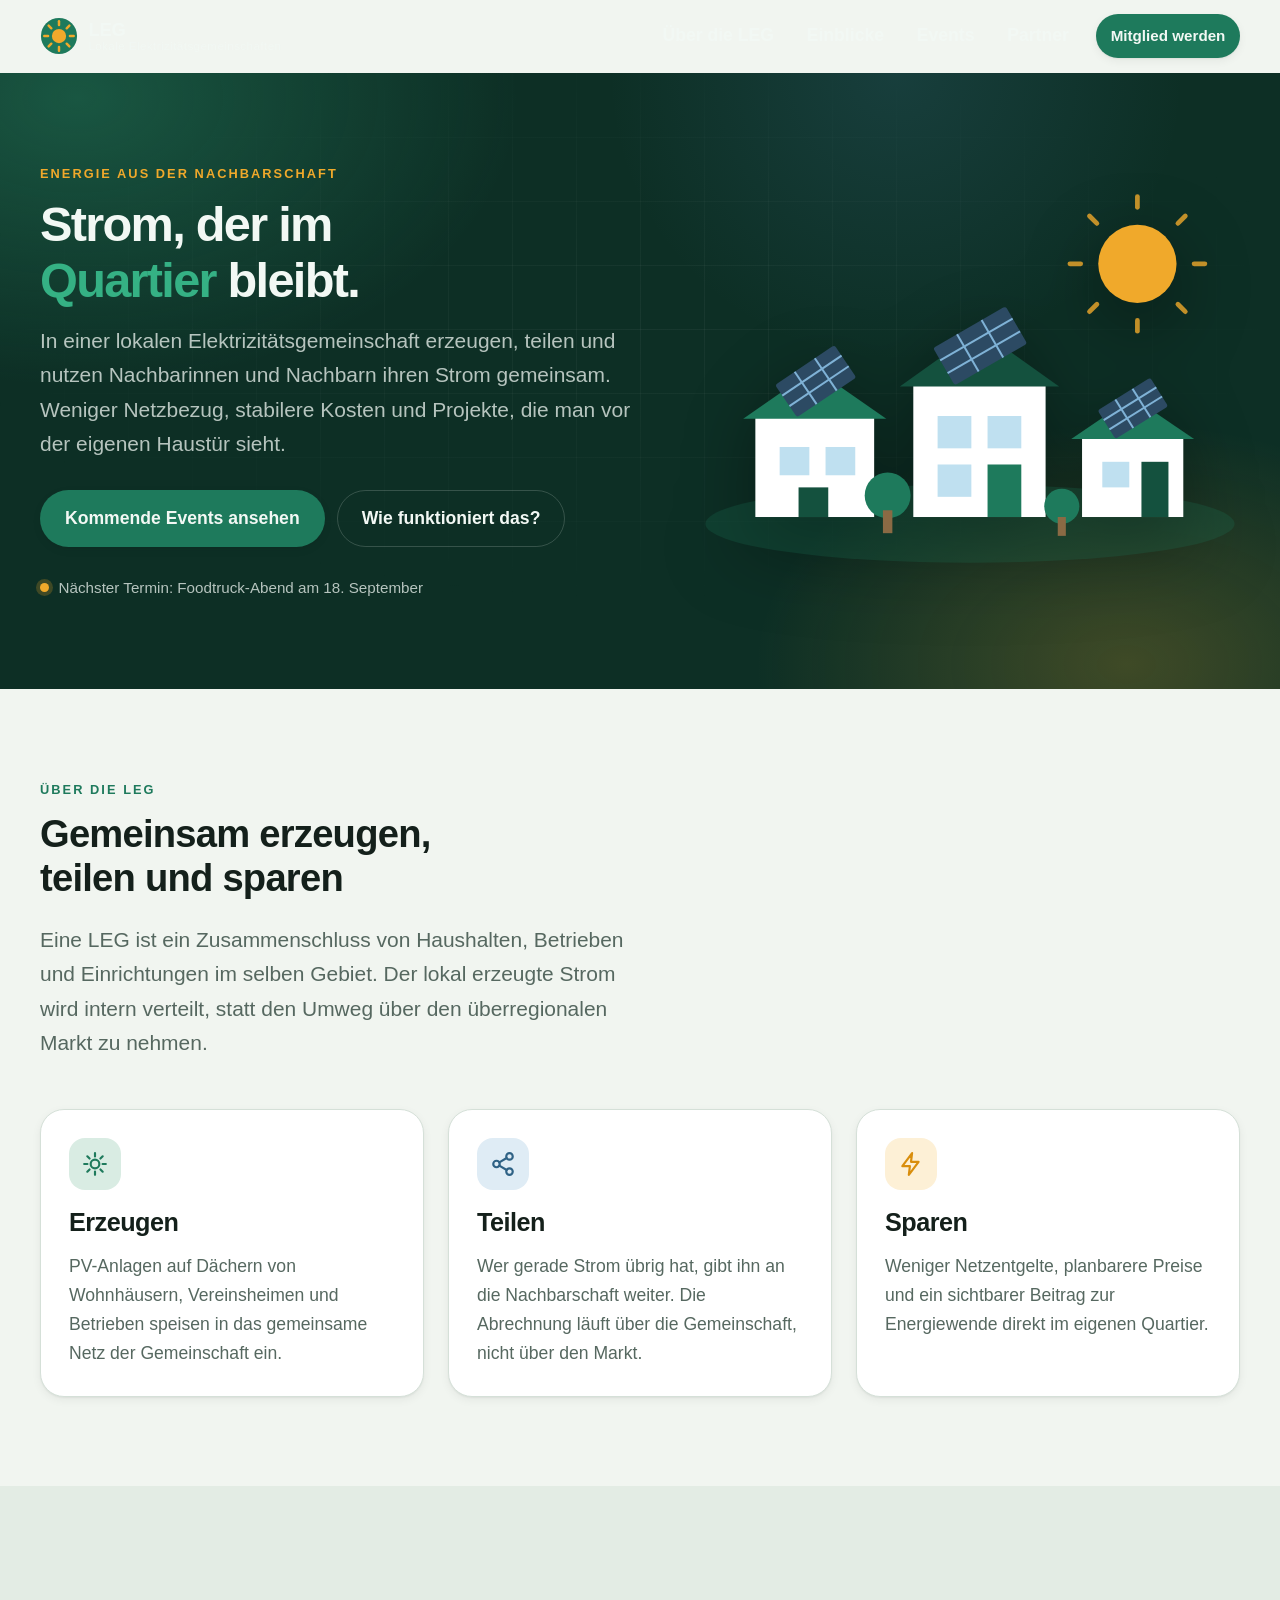
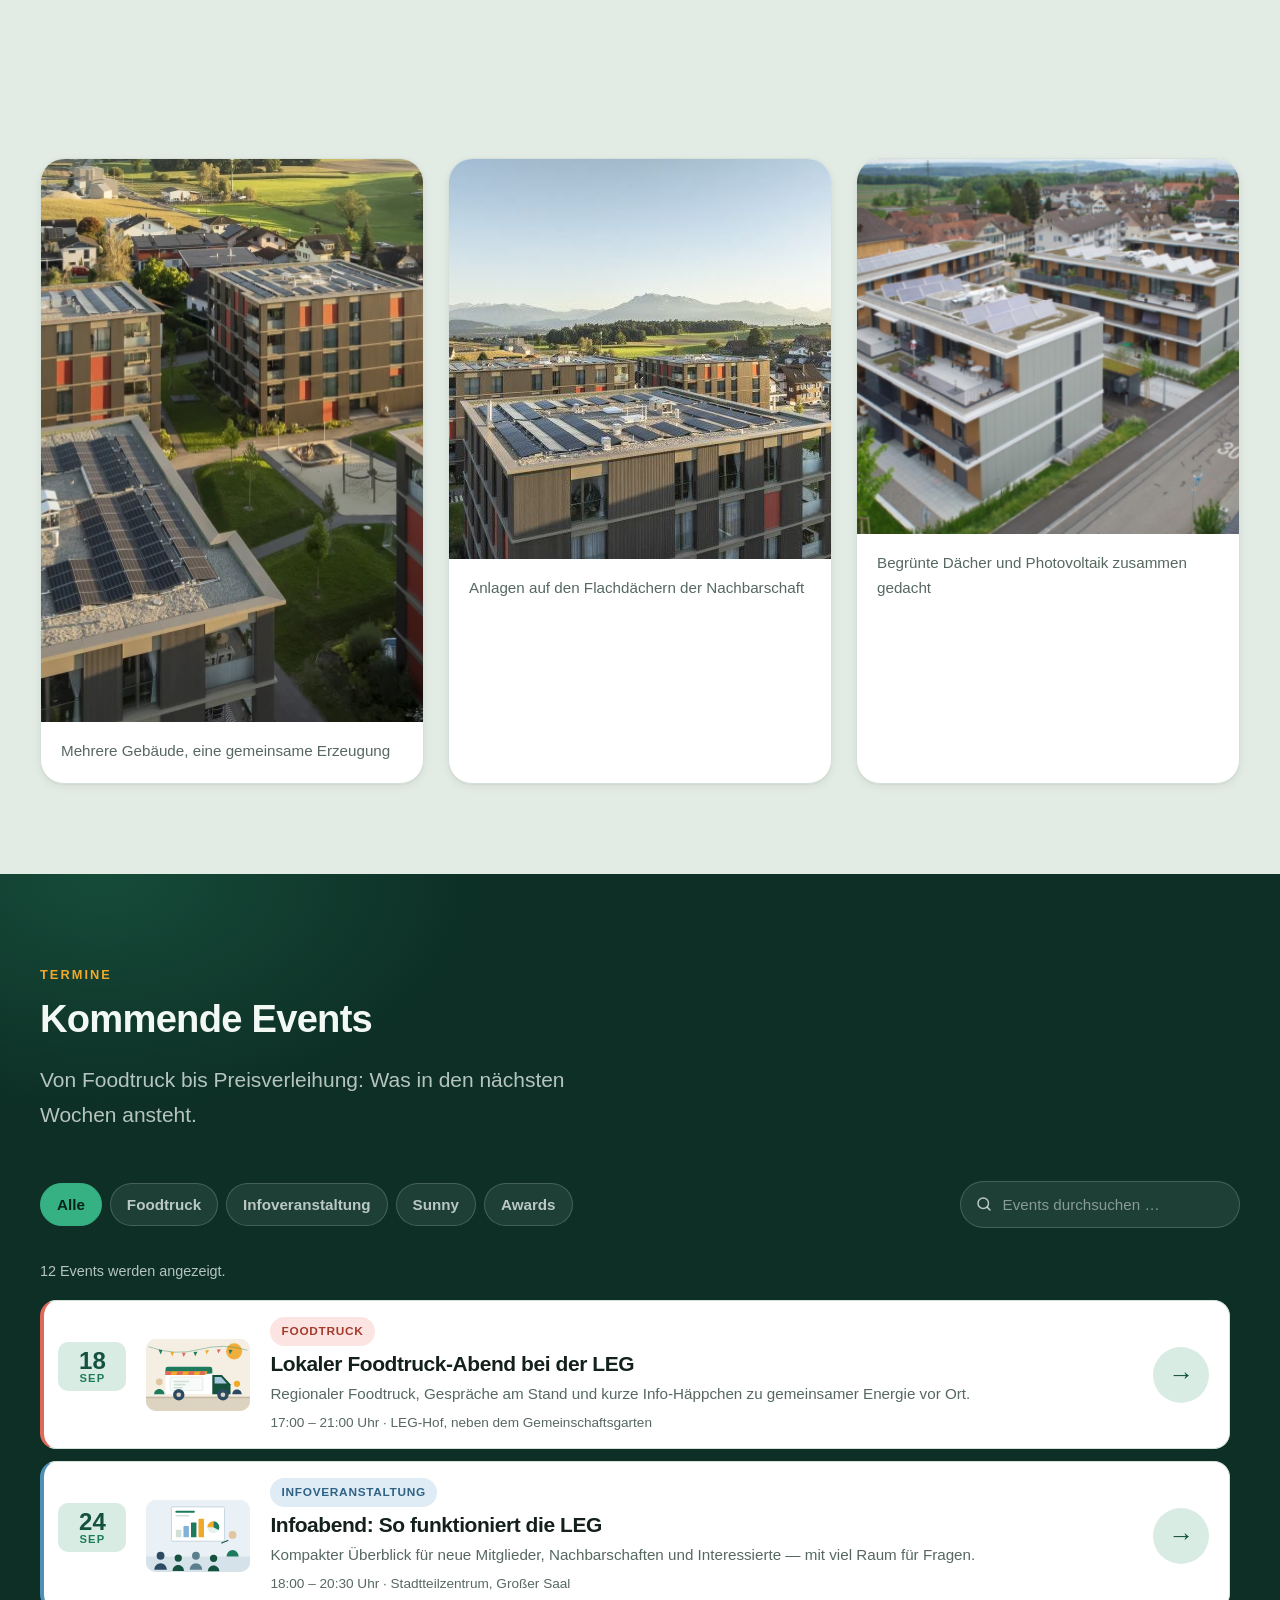
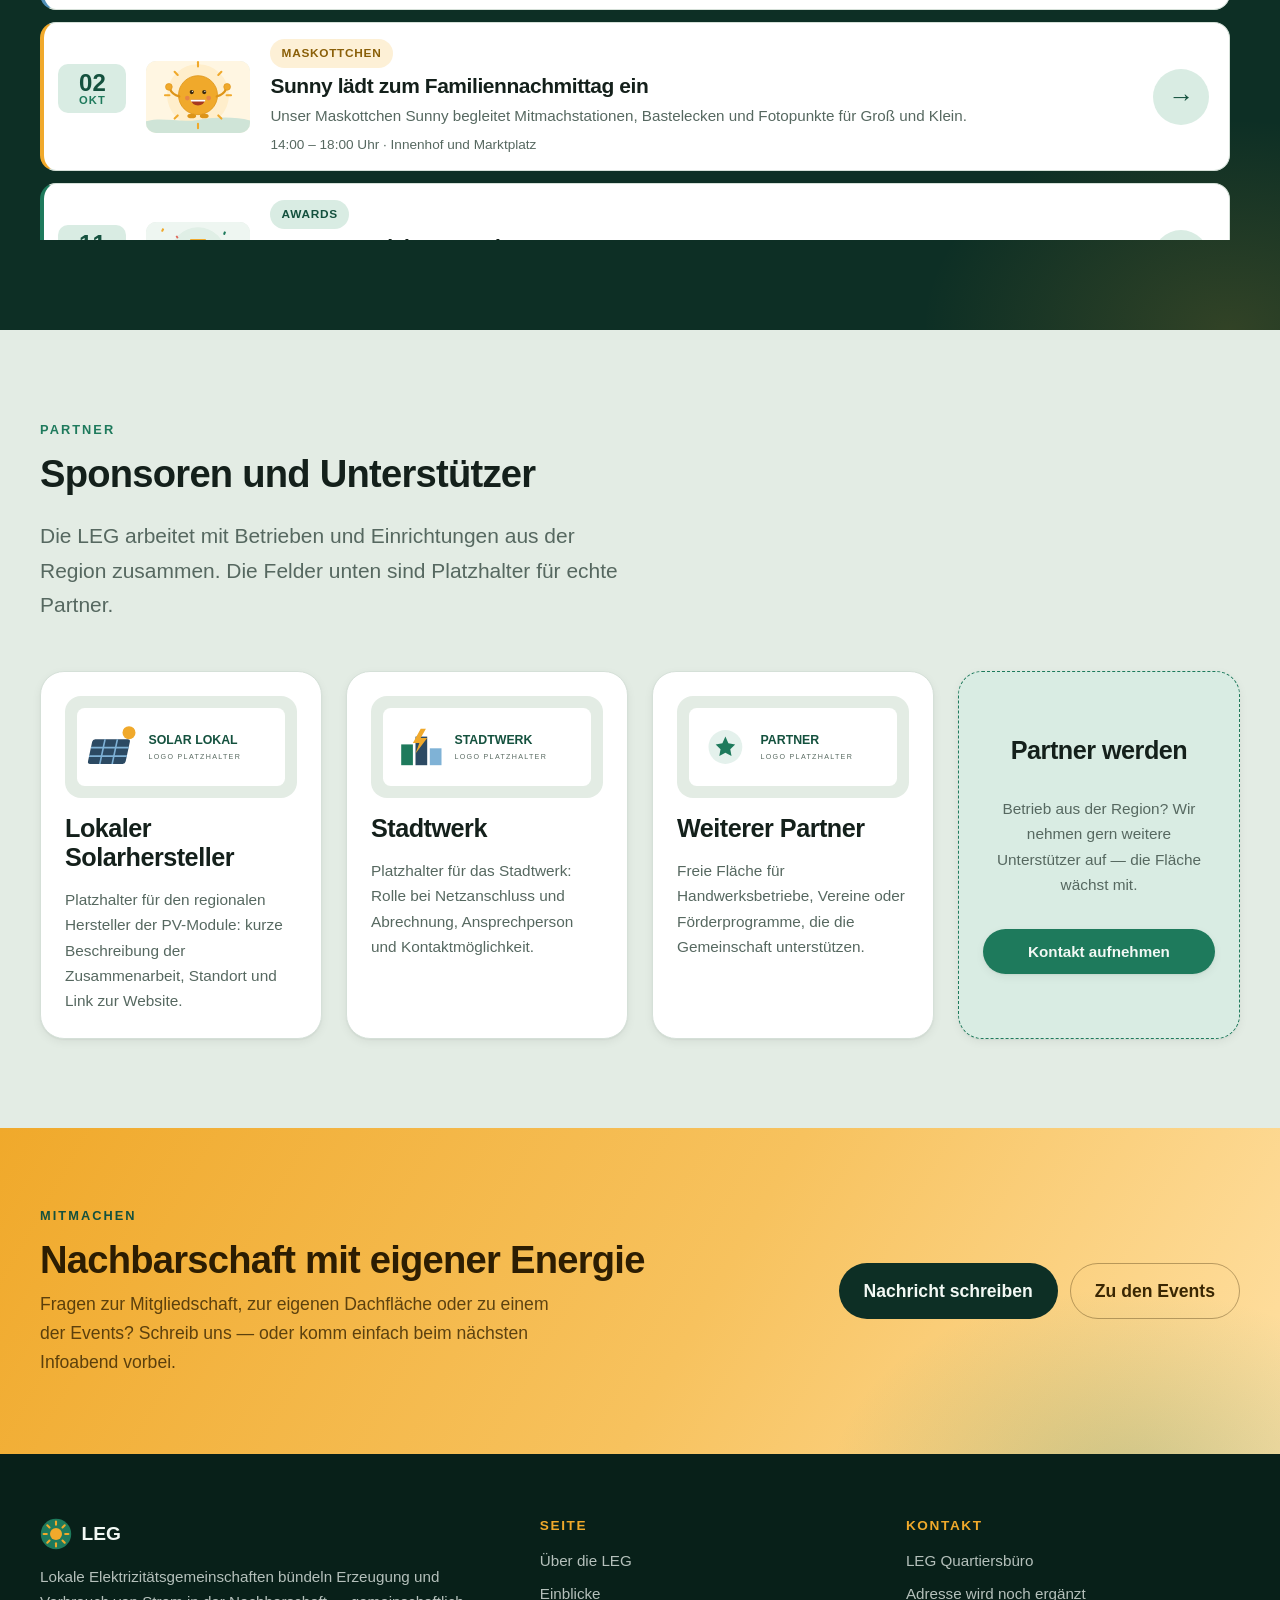
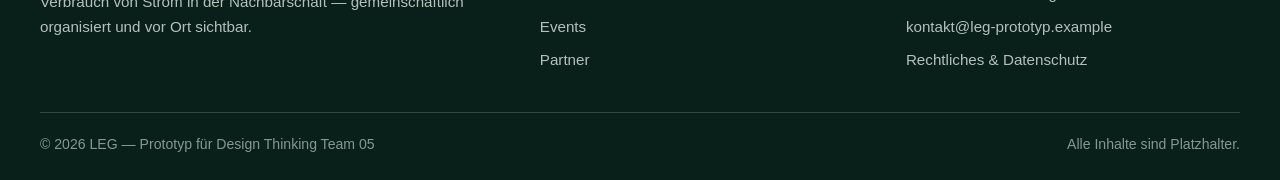
<file: index.html>
<!DOCTYPE html>
<html lang="de">
<head>
  <meta charset="UTF-8">
  <meta name="viewport" content="width=device-width, initial-scale=1.0">
  <title>LEG — Lokale Elektrizitätsgemeinschaften</title>
  <meta name="description" content="Die LEG bündelt lokal erzeugten Strom in der Nachbarschaft: Infos zur Gemeinschaft, kommende Events und Partner aus der Region.">
  <meta name="theme-color" content="#1e7a5c">
  <link rel="icon" href="assets/favicon.svg" type="image/svg+xml">
  <link rel="stylesheet" href="style.css">
  <script>document.documentElement.classList.add('js');</script>
</head>
<body class="has-dark-hero" data-assets-path="assets/" data-events-path="events/">
  <a class="skip-link" href="#main">Zum Inhalt springen</a>

  <!-- ====================================================== Header ==== -->
  <header class="site-header">
    <div class="container site-header__inner">
      <a class="brand" href="index.html">
        <img src="assets/logo.svg" alt="" width="38" height="38">
        <span class="brand__name">LEG
          <span class="brand__sub">Lokale Elektrizitätsgemeinschaften</span>
        </span>
      </a>

      <button class="nav-toggle" type="button" aria-expanded="false" aria-controls="site-nav" aria-label="Menü öffnen">
        <span class="nav-toggle__bars" aria-hidden="true"></span>
      </button>

      <nav class="site-nav" id="site-nav" aria-label="Hauptnavigation">
        <ul class="site-nav__list">
          <li><a href="#ueber">Über die LEG</a></li>
          <li><a href="#galerie">Einblicke</a></li>
          <li><a href="#events">Events</a></li>
          <li><a href="#sponsoren">Partner</a></li>
          <li><a class="btn btn--primary btn--sm" href="#kontakt">Mitglied werden</a></li>
        </ul>
      </nav>
    </div>
  </header>

  <main id="main">

    <!-- ==================================================== Hero ==== -->
    <section class="hero">
      <div class="container hero__inner">
        <div data-reveal="left">
          <span class="eyebrow">Energie aus der Nachbarschaft</span>
          <h1 class="hero__title">Strom, der im <em>Quartier</em> bleibt.</h1>
          <p class="hero__text">
            In einer lokalen Elektrizitätsgemeinschaft erzeugen, teilen und nutzen
            Nachbarinnen und Nachbarn ihren Strom gemeinsam. Weniger Netzbezug,
            stabilere Kosten und Projekte, die man vor der eigenen Haustür sieht.
          </p>
          <div class="hero__actions">
            <a class="btn btn--primary" href="#events">Kommende Events ansehen</a>
            <a class="btn btn--ghost" href="#ueber">Wie funktioniert das?</a>
          </div>
          <p class="hero__note">Nächster Termin: Foodtruck-Abend am 18. September</p>
        </div>

        <div class="hero__media" data-reveal="right">
          <img src="assets/img-solar.svg" alt="Illustrierte Häuserzeile mit Solaranlagen auf den Dächern" width="800" height="600">
        </div>
      </div>
    </section>

    <!-- =================================================== Über ==== -->
    <section class="section" id="ueber">
      <div class="container">
        <div class="section-head" data-reveal>
          <span class="eyebrow">Über die LEG</span>
          <h2>Gemeinsam erzeugen, teilen und sparen</h2>
          <p>
            Eine LEG ist ein Zusammenschluss von Haushalten, Betrieben und
            Einrichtungen im selben Gebiet. Der lokal erzeugte Strom wird intern
            verteilt, statt den Umweg über den überregionalen Markt zu nehmen.
          </p>
        </div>

        <div class="grid-3" data-reveal>
          <article class="card">
            <div class="card__icon" aria-hidden="true">
              <svg viewBox="0 0 24 24" fill="none" stroke="currentColor" stroke-width="2" stroke-linecap="round" stroke-linejoin="round">
                <circle cx="12" cy="12" r="4"></circle>
                <path d="M12 2v3M12 19v3M2 12h3M19 12h3M4.9 4.9l2.1 2.1M17 17l2.1 2.1M19.1 4.9L17 7M7 17l-2.1 2.1"></path>
              </svg>
            </div>
            <h3>Erzeugen</h3>
            <p>
              PV-Anlagen auf Dächern von Wohnhäusern, Vereinsheimen und Betrieben
              speisen in das gemeinsame Netz der Gemeinschaft ein.
            </p>
          </article>

          <article class="card">
            <div class="card__icon" aria-hidden="true">
              <svg viewBox="0 0 24 24" fill="none" stroke="currentColor" stroke-width="2" stroke-linecap="round" stroke-linejoin="round">
                <circle cx="18" cy="5" r="3"></circle>
                <circle cx="6" cy="12" r="3"></circle>
                <circle cx="18" cy="19" r="3"></circle>
                <path d="M8.6 13.5l6.8 4M15.4 6.5l-6.8 4"></path>
              </svg>
            </div>
            <h3>Teilen</h3>
            <p>
              Wer gerade Strom übrig hat, gibt ihn an die Nachbarschaft weiter.
              Die Abrechnung läuft über die Gemeinschaft, nicht über den Markt.
            </p>
          </article>

          <article class="card">
            <div class="card__icon" aria-hidden="true">
              <svg viewBox="0 0 24 24" fill="none" stroke="currentColor" stroke-width="2" stroke-linecap="round" stroke-linejoin="round">
                <path d="M13 2L4 14h7l-1 8 9-12h-7z"></path>
              </svg>
            </div>
            <h3>Sparen</h3>
            <p>
              Weniger Netzentgelte, planbarere Preise und ein sichtbarer Beitrag
              zur Energiewende direkt im eigenen Quartier.
            </p>
          </article>
        </div>
      </div>
    </section>

    <!-- ================================================ Galerie ==== -->
    <section class="section section--alt" id="galerie">
      <div class="container">
        <div class="section-head" data-reveal>
          <span class="eyebrow">Einblicke</span>
          <h2>Bilder aus der Gemeinschaft</h2>
          <p>Wohnhäuser, die ihren Strom gemeinsam erzeugen und nutzen.</p>
        </div>

        <div class="gallery" data-reveal>
          <figure>
            <img src="assets/Nachbarschaft.png" alt="Luftaufnahme einer Wohnsiedlung, auf mehreren Dächern liegen Solarmodule" width="1000" height="563" loading="lazy">
            <figcaption>Mehrere Gebäude, eine gemeinsame Erzeugung</figcaption>
          </figure>
          <figure>
            <img src="assets/Nachbarschaft2.png" alt="Blick über die Dächer der Siedlung mit Solaranlagen, im Hintergrund Berge" width="600" height="400" loading="lazy">
            <figcaption>Anlagen auf den Flachdächern der Nachbarschaft</figcaption>
          </figure>
          <figure>
            <img src="assets/Nachbarschaft3.png" alt="Begrünte Flachdächer mit Photovoltaik-Modulen zwischen Wohnhäusern" width="500" height="375" loading="lazy">
            <figcaption>Begrünte Dächer und Photovoltaik zusammen gedacht</figcaption>
          </figure>
        </div>
      </div>
    </section>

    <!-- ================================================= Events ==== -->
    <section class="section section--dark" id="events">
      <div class="container">
        <div class="section-head" data-reveal>
          <span class="eyebrow">Termine</span>
          <h2>Kommende Events</h2>
          <p>Von Foodtruck bis Preisverleihung: Was in den nächsten Wochen ansteht.</p>
        </div>

        <div class="events-toolbar">
          <div class="filter-chips" role="group" aria-label="Events nach Kategorie filtern">
            <button class="chip" type="button" data-filter="alle" aria-pressed="true">Alle</button>
            <button class="chip" type="button" data-filter="foodtruck" aria-pressed="false">Foodtruck</button>
            <button class="chip" type="button" data-filter="infoveranstaltung" aria-pressed="false">Infoveranstaltung</button>
            <button class="chip" type="button" data-filter="maskottchen" aria-pressed="false">Sunny</button>
            <button class="chip" type="button" data-filter="awards" aria-pressed="false">Awards</button>
          </div>

          <div class="search-field">
            <svg viewBox="0 0 24 24" fill="none" stroke="currentColor" stroke-width="2" stroke-linecap="round" aria-hidden="true">
              <circle cx="11" cy="11" r="7"></circle>
              <path d="M20 20l-3.5-3.5"></path>
            </svg>
            <label class="visually-hidden" for="event-search">Events durchsuchen</label>
            <input id="event-search" type="search" placeholder="Events durchsuchen …" data-search autocomplete="off">
          </div>
        </div>

        <p class="filter-status" data-filter-status role="status" aria-live="polite"></p>

        <!-- Die Zeilen werden aus events-data.js erzeugt (siehe script.js).
             Neues Event = neuer Eintrag in events-data.js, hier nichts ändern. -->
        <div class="event-list" data-event-list data-reveal></div>

        <noscript>
          <p class="empty-state">
            Für die Eventübersicht wird JavaScript benötigt. Die Termine hängen
            auch am Aushang im Quartiersbüro aus.
          </p>
        </noscript>

        <p class="empty-state" data-empty hidden>
          Keine Events gefunden. Anderen Suchbegriff probieren oder Filter auf „Alle“ zurücksetzen.
        </p>
      </div>
    </section>

    <!-- ============================================== Sponsoren ==== -->
    <section class="section section--alt" id="sponsoren">
      <div class="container">
        <div class="section-head" data-reveal>
          <span class="eyebrow">Partner</span>
          <h2>Sponsoren und Unterstützer</h2>
          <p>
            Die LEG arbeitet mit Betrieben und Einrichtungen aus der Region
            zusammen. Die Felder unten sind Platzhalter für echte Partner.
          </p>
        </div>

        <div class="sponsor-grid" data-reveal>
          <!-- PLATZHALTER: Logo und Text des lokalen Solarherstellers eintragen. -->
          <article class="sponsor-card">
            <div class="sponsor-card__logo">
              <img src="assets/sponsor-solar.svg" alt="Logo-Platzhalter des lokalen Solarherstellers" width="320" height="120" loading="lazy">
            </div>
            <div>
              <h3>Lokaler Solarhersteller</h3>
              <p>
                Platzhalter für den regionalen Hersteller der PV-Module: kurze
                Beschreibung der Zusammenarbeit, Standort und Link zur Website.
              </p>
            </div>
          </article>

          <!-- PLATZHALTER: Logo und Text des Stadtwerks eintragen. -->
          <article class="sponsor-card">
            <div class="sponsor-card__logo">
              <img src="assets/sponsor-stadtwerk.svg" alt="Logo-Platzhalter des Stadtwerks" width="320" height="120" loading="lazy">
            </div>
            <div>
              <h3>Stadtwerk</h3>
              <p>
                Platzhalter für das Stadtwerk: Rolle bei Netzanschluss und
                Abrechnung, Ansprechperson und Kontaktmöglichkeit.
              </p>
            </div>
          </article>

          <article class="sponsor-card">
            <div class="sponsor-card__logo">
              <img src="assets/sponsor-generic.svg" alt="Logo-Platzhalter für weiteren Partner" width="320" height="120" loading="lazy">
            </div>
            <div>
              <h3>Weiterer Partner</h3>
              <p>
                Freie Fläche für Handwerksbetriebe, Vereine oder Förderprogramme,
                die die Gemeinschaft unterstützen.
              </p>
            </div>
          </article>

          <article class="sponsor-card sponsor-card--cta">
            <h3>Partner werden</h3>
            <p>
              Betrieb aus der Region? Wir nehmen gern weitere Unterstützer auf —
              die Fläche wächst mit.
            </p>
            <a class="btn btn--primary btn--sm" href="#kontakt">Kontakt aufnehmen</a>
          </article>
        </div>
      </div>
    </section>

    <!-- ================================================ CTA-Band ==== -->
    <section class="cta-band" id="kontakt">
      <div class="container cta-band__inner">
        <div>
          <span class="eyebrow">Mitmachen</span>
          <h2>Nachbarschaft mit eigener Energie</h2>
          <p>
            Fragen zur Mitgliedschaft, zur eigenen Dachfläche oder zu einem der
            Events? Schreib uns — oder komm einfach beim nächsten Infoabend vorbei.
          </p>
        </div>
        <div class="cta-band__actions">
          <!-- PLATZHALTER: echte Adresse eintragen. -->
          <a class="btn btn--light" href="mailto:kontakt@leg-prototyp.example">Nachricht schreiben</a>
          <a class="btn btn--ghost" href="#events">Zu den Events</a>
        </div>
      </div>
    </section>
  </main>

  <!-- ====================================================== Footer ==== -->
  <footer class="site-footer">
    <div class="container">
      <div class="site-footer__grid">
        <div>
          <span class="site-footer__brand">
            <img src="assets/logo.svg" alt="" width="32" height="32">
            LEG
          </span>
          <p>
            Lokale Elektrizitätsgemeinschaften bündeln Erzeugung und Verbrauch
            von Strom in der Nachbarschaft — gemeinschaftlich organisiert und
            vor Ort sichtbar.
          </p>
        </div>

        <div>
          <h4>Seite</h4>
          <ul>
            <li><a href="#ueber">Über die LEG</a></li>
            <li><a href="#galerie">Einblicke</a></li>
            <li><a href="#events">Events</a></li>
            <li><a href="#sponsoren">Partner</a></li>
          </ul>
        </div>

        <div>
          <h4>Kontakt</h4>
          <!-- PLATZHALTER: echte Kontaktdaten und Rechtstexte ergänzen. -->
          <ul>
            <li>LEG Quartiersbüro</li>
            <li>Adresse wird noch ergänzt</li>
            <li><a href="mailto:kontakt@leg-prototyp.example">kontakt@leg-prototyp.example</a></li>
            <li><a href="#kontakt">Rechtliches &amp; Datenschutz</a></li>
          </ul>
        </div>
      </div>

      <div class="site-footer__bottom">
        <span>© 2026 LEG — Prototyp für Design Thinking Team 05</span>
        <span>Alle Inhalte sind Platzhalter.</span>
      </div>
    </div>
  </footer>

  <!-- Reihenfolge zählt: erst die Daten, dann das Skript. -->
  <script src="events-data.js" defer></script>
  <script src="script.js" defer></script>
</body>
</html>
</file>
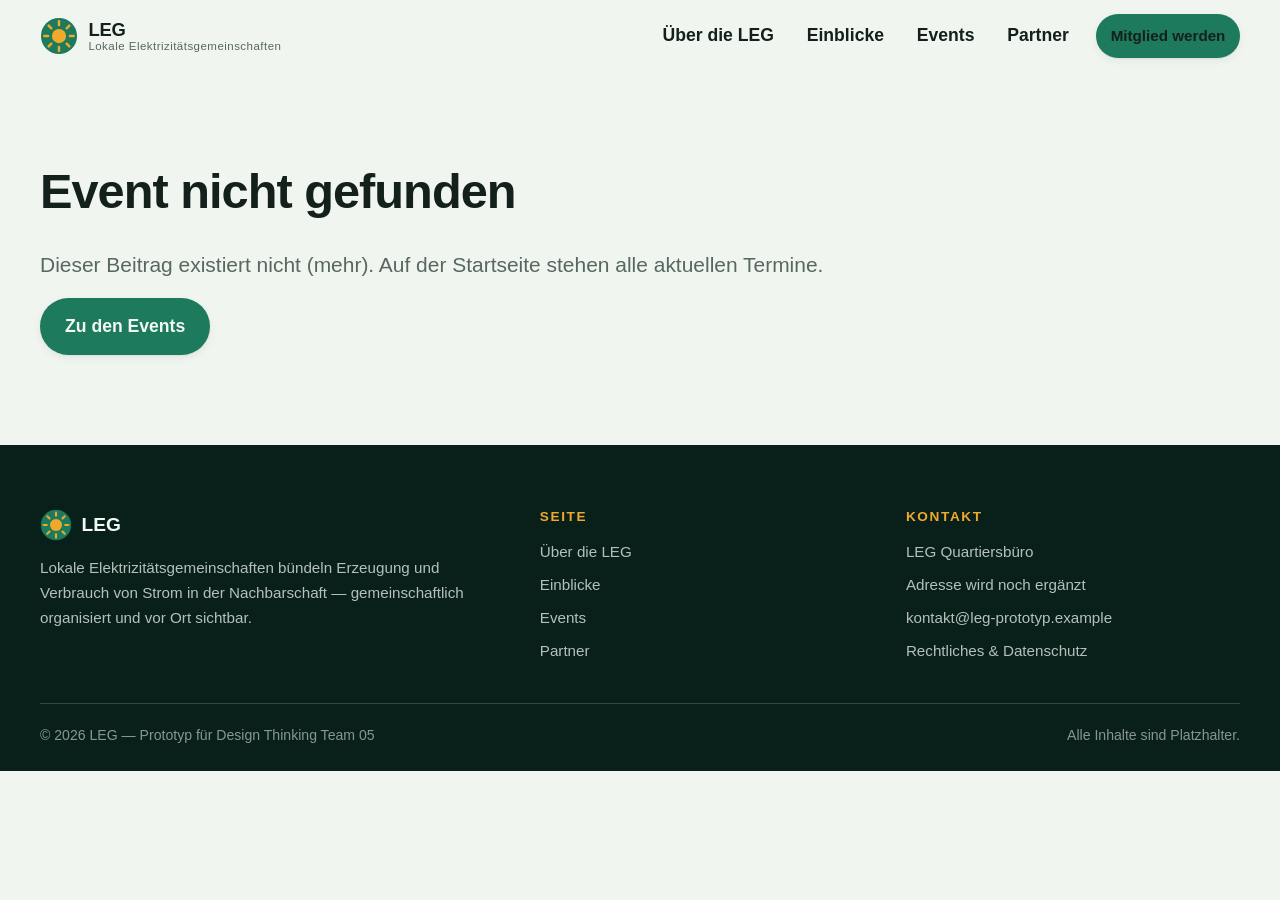
<file: events/event.html>
<!DOCTYPE html>
<!--
  ============================================================================
  EINE Seite für ALLE Events.

  Welches Event angezeigt wird, steht in der Adresse:
      events/event.html?id=foodtruck-september

  Die Inhalte kommen aus ../events-data.js. Um ein Event zu ändern oder ein
  neues anzulegen, wird NUR diese Datendatei bearbeitet — an dieser HTML-Datei
  muss nichts angepasst werden.

  Die leeren Elemente mit data-slot="…" werden von ../script.js gefüllt.
  ============================================================================
-->
<html lang="de">
<head>
  <meta charset="UTF-8">
  <meta name="viewport" content="width=device-width, initial-scale=1.0">
  <title>Event — LEG</title>
  <meta name="description" content="Beitrag zu einem Event der LEG.">
  <meta name="theme-color" content="#1e7a5c">
  <link rel="icon" href="../assets/favicon.svg" type="image/svg+xml">
  <link rel="stylesheet" href="../style.css">
  <script>document.documentElement.classList.add('js');</script>
</head>
<body data-assets-path="../assets/" data-events-path="">
  <a class="skip-link" href="#main">Zum Inhalt springen</a>

  <header class="site-header">
    <div class="container site-header__inner">
      <a class="brand" href="../index.html">
        <img src="../assets/logo.svg" alt="" width="38" height="38">
        <span class="brand__name">LEG
          <span class="brand__sub">Lokale Elektrizitätsgemeinschaften</span>
        </span>
      </a>

      <button class="nav-toggle" type="button" aria-expanded="false" aria-controls="site-nav" aria-label="Menü öffnen">
        <span class="nav-toggle__bars" aria-hidden="true"></span>
      </button>

      <nav class="site-nav" id="site-nav" aria-label="Hauptnavigation">
        <ul class="site-nav__list">
          <li><a href="../index.html#ueber">Über die LEG</a></li>
          <li><a href="../index.html#galerie">Einblicke</a></li>
          <li><a href="../index.html#events">Events</a></li>
          <li><a href="../index.html#sponsoren">Partner</a></li>
          <li><a class="btn btn--primary btn--sm" href="../index.html#kontakt">Mitglied werden</a></li>
        </ul>
      </nav>
    </div>
  </header>

  <main id="main" data-event-page>
    <noscript>
      <div class="container section">
        <h1>JavaScript ist deaktiviert</h1>
        <p class="lead">
          Die Beiträge werden aus einer gemeinsamen Datendatei aufgebaut. Ohne
          JavaScript kann der Inhalt nicht angezeigt werden.
        </p>
        <p><a class="btn btn--primary" href="../index.html">Zur Startseite</a></p>
      </div>
    </noscript>

    <nav class="breadcrumb container" aria-label="Brotkrümelnavigation">
      <ol>
        <li><a href="../index.html">Startseite</a></li>
        <li><a href="../index.html#events">Events</a></li>
        <li aria-current="page" data-slot="breadcrumb"></li>
      </ol>
    </nav>

    <header class="post-header container">
      <span class="eyebrow" data-slot="eyebrow"></span>
      <h1 data-slot="title"></h1>
      <p class="lead" data-slot="lead"></p>
      <ul class="post-meta" data-slot="meta"></ul>
    </header>

    <div class="post-cover container" data-slot="cover"></div>

    <div class="post-body">
      <div class="container post-layout">
        <article class="post-text" data-slot="body"></article>

        <aside class="facts">
          <h2>Auf einen Blick</h2>
          <dl data-slot="facts"></dl>
          <a class="btn btn--primary" href="../index.html#kontakt">Fragen? Schreib uns</a>
        </aside>
      </div>
    </div>

    <section class="section section--tight section--dark related">
      <div class="container">
        <h2>Das könnte auch passen</h2>
        <div class="event-list event-list--plain" data-slot="related"></div>

        <div class="post-nav">
          <a class="btn btn--ghost" href="../index.html"><span aria-hidden="true">←</span> Zur Startseite</a>
          <a class="btn btn--ghost" href="../index.html#events">Alle Events</a>
        </div>
      </div>
    </section>
  </main>

  <footer class="site-footer">
    <div class="container">
      <div class="site-footer__grid">
        <div>
          <span class="site-footer__brand">
            <img src="../assets/logo.svg" alt="" width="32" height="32">
            LEG
          </span>
          <p>
            Lokale Elektrizitätsgemeinschaften bündeln Erzeugung und Verbrauch
            von Strom in der Nachbarschaft — gemeinschaftlich organisiert und
            vor Ort sichtbar.
          </p>
        </div>

        <div>
          <h4>Seite</h4>
          <ul>
            <li><a href="../index.html#ueber">Über die LEG</a></li>
            <li><a href="../index.html#galerie">Einblicke</a></li>
            <li><a href="../index.html#events">Events</a></li>
            <li><a href="../index.html#sponsoren">Partner</a></li>
          </ul>
        </div>

        <div>
          <h4>Kontakt</h4>
          <ul>
            <li>LEG Quartiersbüro</li>
            <li>Adresse wird noch ergänzt</li>
            <li><a href="mailto:kontakt@leg-prototyp.example">kontakt@leg-prototyp.example</a></li>
            <li><a href="../index.html#kontakt">Rechtliches &amp; Datenschutz</a></li>
          </ul>
        </div>
      </div>

      <div class="site-footer__bottom">
        <span>© 2026 LEG — Prototyp für Design Thinking Team 05</span>
        <span>Alle Inhalte sind Platzhalter.</span>
      </div>
    </div>
  </footer>

  <!-- Reihenfolge zählt: erst die Daten, dann das Skript. -->
  <script src="../events-data.js" defer></script>
  <script src="../script.js" defer></script>
</body>
</html>
</file>
<file: style.css>
/* ==========================================================================
   LEG — Lokale Elektrizitätsgemeinschaften
   Gemeinsames Stylesheet für Startseite und alle Event-Beiträge.
   Kein Build-Tool, keine externen Abhängigkeiten.
   ========================================================================== */

/* --------------------------------------------------------------------------
   1. Design-Tokens
   -------------------------------------------------------------------------- */
:root {
  color-scheme: light;

  /* Flächen — leicht getönt statt reinweiß, damit Karten sich abheben */
  --bg: #f1f5f0;
  --surface: #ffffff;
  --surface-alt: #e3ece4;
  --surface-dark: #0d2f25;
  --surface-darker: #082019;

  /* Text */
  --text: #14201b;
  --muted: #566860;
  --text-invert: #f2f8f4;
  --muted-invert: rgba(242, 248, 244, .74);

  /* Akzente */
  --accent: #1e7a5c;
  --accent-strong: #14513e;
  --accent-bright: #35b184;
  --accent-soft: #d9ece3;
  --sun: #f0a92b;
  --sun-strong: #d98e0d;
  --sun-soft: #fdf0d6;
  --coral: #e0685b;
  --sky: #4f8fb8;

  /* Linien und Schatten */
  --border: #d5e0d8;
  --border-strong: #b9cbbf;
  --border-invert: rgba(242, 248, 244, .18);
  --shadow-sm: 0 1px 2px rgba(10, 30, 22, .06), 0 3px 10px rgba(10, 30, 22, .06);
  --shadow-md: 0 14px 32px rgba(10, 30, 22, .13), 0 3px 10px rgba(10, 30, 22, .06);
  --shadow-lg: 0 26px 60px rgba(10, 30, 22, .20);

  /* Radien */
  --r-sm: 10px;
  --r-md: 16px;
  --r-lg: 24px;
  --r-pill: 999px;

  /* Fluid Typo-Skala */
  --step-0: clamp(1rem, 0.96rem + 0.20vw, 1.10rem);
  --step-1: clamp(1.13rem, 1.06rem + 0.32vw, 1.31rem);
  --step-2: clamp(1.27rem, 1.16rem + 0.52vw, 1.63rem);
  --step-3: clamp(1.42rem, 1.25rem + 0.83vw, 2.05rem);
  --step-4: clamp(1.60rem, 1.33rem + 1.32vw, 2.56rem);
  --step-5: clamp(1.80rem, 1.38rem + 2.08vw, 3.20rem);

  /* Abstände */
  --space-section: clamp(3.5rem, 7vw, 6.5rem);
  --header-h: 72px;
}

/* --------------------------------------------------------------------------
   2. Basis
   -------------------------------------------------------------------------- */
*,
*::before,
*::after {
  box-sizing: border-box;
}

/* Muss vor allen display-Regeln stehen: sonst überschreibt z. B.
   .event-row { display: grid } das hidden-Attribut aus dem Filter. */
[hidden] {
  display: none !important;
}

html {
  font-size: 100%;
  scroll-behavior: smooth;
  scroll-padding-top: calc(var(--header-h) + 1.5rem);
  -webkit-text-size-adjust: 100%;
}

body {
  margin: 0;
  min-height: 100vh;
  font-family: "Segoe UI", -apple-system, BlinkMacSystemFont, "Helvetica Neue", Arial, sans-serif;
  font-size: var(--step-0);
  line-height: 1.65;
  color: var(--text);
  background: var(--bg);
  -webkit-font-smoothing: antialiased;
}

h1, h2, h3, h4 {
  margin: 0 0 .6em;
  line-height: 1.15;
  letter-spacing: -0.02em;
  font-weight: 700;
  text-wrap: balance;
}

h1 { font-size: var(--step-5); }
h2 { font-size: var(--step-4); }
h3 { font-size: var(--step-2); }
h4 { font-size: var(--step-1); }

p {
  margin: 0 0 1rem;
}

p:last-child {
  margin-bottom: 0;
}

img,
svg {
  max-width: 100%;
  display: block;
}

a {
  color: var(--accent-strong);
}

:focus-visible {
  outline: 2px solid var(--accent);
  outline-offset: 3px;
  border-radius: 4px;
}

/* Sprunglink für Tastaturnutzung */
.skip-link {
  position: absolute;
  left: -9999px;
  top: 0;
  z-index: 100;
  padding: .75rem 1.25rem;
  background: var(--accent);
  color: var(--text-invert);
  border-radius: 0 0 var(--r-sm) 0;
  text-decoration: none;
  font-weight: 600;
}

.skip-link:focus {
  left: 0;
}

/* Nur für Screenreader sichtbar */
.visually-hidden {
  position: absolute;
  width: 1px;
  height: 1px;
  margin: -1px;
  padding: 0;
  overflow: hidden;
  clip: rect(0 0 0 0);
  clip-path: inset(50%);
  white-space: nowrap;
  border: 0;
}

/* --------------------------------------------------------------------------
   3. Layout-Bausteine
   -------------------------------------------------------------------------- */
.container {
  width: min(1200px, 100% - 2.5rem);
  margin-inline: auto;
}

.container--narrow {
  width: min(760px, 100% - 2.5rem);
}

.section {
  padding-block: var(--space-section);
}

.section--alt {
  background: var(--surface-alt);
}

.section--tight {
  padding-block: clamp(2.5rem, 5vw, 4rem);
}

/* Dunkles Band — bricht die helle Fläche auf und lässt Karten leuchten. */
.section--dark {
  position: relative;
  background: var(--surface-dark);
  color: var(--text-invert);
  overflow: hidden;
}

.section--dark::before {
  content: "";
  position: absolute;
  inset: 0;
  background:
    radial-gradient(38rem 24rem at 8% 0%, rgba(53, 177, 132, .22), transparent 62%),
    radial-gradient(32rem 22rem at 96% 100%, rgba(240, 169, 43, .16), transparent 60%);
  pointer-events: none;
}

.section--dark > * {
  position: relative;
}

.section--dark h2,
.section--dark h3 {
  color: var(--text-invert);
}

.section--dark .section-head p,
.section--dark .filter-status {
  color: var(--muted-invert);
}

.section--dark .eyebrow {
  color: var(--sun);
}

.section--dark .btn--ghost {
  color: var(--text-invert);
  border-color: var(--border-invert);
}

.section--dark .btn--ghost:hover {
  background: rgba(242, 248, 244, .12);
  border-color: var(--text-invert);
}

.section-head {
  max-width: 62ch;
  margin-bottom: clamp(2rem, 4vw, 3rem);
}

.section-head p {
  color: var(--muted);
  font-size: var(--step-1);
}

.section-head--center {
  margin-inline: auto;
  text-align: center;
}

.eyebrow {
  display: block;
  margin: 0 0 .75rem;
  font-size: .8rem;
  font-weight: 700;
  letter-spacing: .16em;
  text-transform: uppercase;
  color: var(--accent);
}

.lead {
  font-size: var(--step-1);
  color: var(--muted);
}

/* --------------------------------------------------------------------------
   4. Buttons
   -------------------------------------------------------------------------- */
.btn {
  display: inline-flex;
  align-items: center;
  justify-content: center;
  gap: .5rem;
  padding: .8rem 1.5rem;
  border: 1px solid transparent;
  border-radius: var(--r-pill);
  font: inherit;
  font-weight: 600;
  text-decoration: none;
  cursor: pointer;
  transition: background-color .2s ease, color .2s ease,
              border-color .2s ease, transform .2s ease, box-shadow .2s ease;
}

.btn--primary {
  background: var(--accent);
  color: var(--text-invert);
  box-shadow: var(--shadow-sm);
}

.btn--primary:hover {
  background: var(--accent-strong);
  transform: translateY(-2px);
  box-shadow: var(--shadow-md);
}

.btn--ghost {
  background: transparent;
  color: var(--accent-strong);
  border-color: var(--border-strong);
}

.btn--ghost:hover {
  background: var(--surface);
  border-color: var(--accent);
  transform: translateY(-2px);
}

.btn--light {
  background: var(--surface);
  color: var(--accent-strong);
}

.btn--light:hover {
  background: var(--sun-soft);
  transform: translateY(-2px);
}

.btn--sm {
  padding: .55rem 1.1rem;
  font-size: .95rem;
}

/* --------------------------------------------------------------------------
   5. Header und Navigation
   -------------------------------------------------------------------------- */
.site-header {
  position: sticky;
  top: 0;
  z-index: 50;
  background: rgba(241, 245, 240, .88);
  backdrop-filter: blur(10px);
  border-bottom: 1px solid transparent;
  transition: border-color .25s ease, box-shadow .25s ease,
              background-color .25s ease, color .25s ease;
}

.site-header.is-scrolled {
  border-bottom-color: var(--border);
  box-shadow: var(--shadow-sm);
  background: rgba(241, 245, 240, .95);
}

/* Auf Seiten mit dunklem Hero schwebt der Header zunächst darüber
   und wird erst beim Scrollen zur hellen Leiste. */
.has-dark-hero .site-header:not(.is-scrolled) {
  background: transparent;
  backdrop-filter: none;
}

.has-dark-hero .site-header:not(.is-scrolled) .brand,
.has-dark-hero .site-header:not(.is-scrolled) .site-nav__list > li > a {
  color: var(--text-invert);
}

.has-dark-hero .site-header:not(.is-scrolled) .brand__sub {
  color: var(--muted-invert);
}

.has-dark-hero .site-header:not(.is-scrolled) .site-nav__list > li > a:hover {
  background: rgba(242, 248, 244, .14);
  color: var(--text-invert);
}

.has-dark-hero .site-header:not(.is-scrolled) .nav-toggle {
  background: rgba(242, 248, 244, .12);
  border-color: var(--border-invert);
}

.has-dark-hero .site-header:not(.is-scrolled) .nav-toggle__bars,
.has-dark-hero .site-header:not(.is-scrolled) .nav-toggle__bars::before,
.has-dark-hero .site-header:not(.is-scrolled) .nav-toggle__bars::after {
  background: var(--text-invert);
}

.has-dark-hero .site-header:not(.is-scrolled) .nav-toggle[aria-expanded="true"] .nav-toggle__bars {
  background: transparent;
}

/* Im aufgeklappten Mobilmenü ist der Hintergrund wieder hell. */
.has-dark-hero .site-header:not(.is-scrolled) .site-nav.is-open .site-nav__list > li > a {
  color: var(--text);
}

.site-header__inner {
  display: flex;
  align-items: center;
  gap: 1rem;
  min-height: var(--header-h);
}

.brand {
  display: inline-flex;
  align-items: center;
  gap: .65rem;
  margin-right: auto;
  text-decoration: none;
  color: var(--text);
}

.brand img {
  width: 38px;
  height: 38px;
}

.brand__name {
  font-weight: 800;
  font-size: 1.15rem;
  letter-spacing: -0.01em;
  line-height: 1.1;
}

.brand__sub {
  display: block;
  font-size: .72rem;
  font-weight: 500;
  letter-spacing: .04em;
  color: var(--muted);
}

.nav-toggle {
  display: none;
  align-items: center;
  justify-content: center;
  width: 44px;
  height: 44px;
  padding: 0;
  background: var(--surface);
  border: 1px solid var(--border);
  border-radius: var(--r-sm);
  cursor: pointer;
}

.nav-toggle__bars,
.nav-toggle__bars::before,
.nav-toggle__bars::after {
  display: block;
  width: 20px;
  height: 2px;
  background: var(--text);
  border-radius: 2px;
  transition: transform .2s ease, opacity .2s ease;
}

.nav-toggle__bars::before,
.nav-toggle__bars::after {
  content: "";
  position: relative;
}

.nav-toggle__bars::before { top: -6px; }
.nav-toggle__bars::after  { top: 4px; }

.nav-toggle[aria-expanded="true"] .nav-toggle__bars {
  background: transparent;
}

.nav-toggle[aria-expanded="true"] .nav-toggle__bars::before {
  transform: translateY(6px) rotate(45deg);
}

.nav-toggle[aria-expanded="true"] .nav-toggle__bars::after {
  transform: translateY(-4px) rotate(-45deg);
}

.site-nav__list {
  display: flex;
  align-items: center;
  gap: .35rem;
  margin: 0;
  padding: 0;
  list-style: none;
}

.site-nav__list a {
  display: block;
  padding: .5rem .85rem;
  border-radius: var(--r-pill);
  text-decoration: none;
  font-weight: 600;
  color: var(--text);
  transition: background-color .2s ease, color .2s ease;
}

.site-nav__list a:hover {
  background: var(--accent-soft);
  color: var(--accent-strong);
}

.site-nav__list .btn {
  margin-left: .5rem;
}

.site-nav__list .btn:hover {
  color: var(--text-invert);
}

/* --------------------------------------------------------------------------
   6. Hero
   -------------------------------------------------------------------------- */
.hero {
  position: relative;
  padding-block: clamp(3.5rem, 7vw, 6.5rem);
  background: var(--surface-dark);
  color: var(--text-invert);
  overflow: hidden;
}

.hero::before {
  content: "";
  position: absolute;
  inset: 0;
  background:
    radial-gradient(46rem 30rem at 6% 4%, rgba(53, 177, 132, .30), transparent 60%),
    radial-gradient(40rem 26rem at 88% 96%, rgba(240, 169, 43, .22), transparent 58%),
    radial-gradient(30rem 30rem at 70% 0%, rgba(79, 143, 184, .16), transparent 60%);
  pointer-events: none;
}

/* Feines Raster, damit die dunkle Fläche Struktur bekommt */
.hero::after {
  content: "";
  position: absolute;
  inset: 0;
  background-image:
    linear-gradient(rgba(242, 248, 244, .05) 1px, transparent 1px),
    linear-gradient(90deg, rgba(242, 248, 244, .05) 1px, transparent 1px);
  background-size: 64px 64px;
  mask-image: radial-gradient(70% 60% at 50% 40%, #000, transparent 78%);
  pointer-events: none;
}

.hero .eyebrow {
  color: var(--sun);
}

.hero__inner {
  position: relative;
  z-index: 1;
  display: grid;
  grid-template-columns: 1.05fr .95fr;
  align-items: center;
  gap: clamp(2rem, 5vw, 4rem);
}

.hero__title {
  margin-bottom: 1rem;
  letter-spacing: -0.035em;
}

.hero__title em {
  font-style: normal;
  color: var(--accent-bright);
}

.hero__text {
  max-width: 52ch;
  font-size: var(--step-1);
  color: var(--muted-invert);
}

.hero__actions {
  display: flex;
  flex-wrap: wrap;
  gap: .75rem;
  margin-top: 1.75rem;
}

.hero .btn--ghost {
  color: var(--text-invert);
  border-color: var(--border-invert);
}

.hero .btn--ghost:hover {
  background: rgba(242, 248, 244, .12);
  border-color: var(--text-invert);
}

.hero__note {
  display: flex;
  align-items: center;
  gap: .6rem;
  margin-top: 1.75rem;
  font-size: .95rem;
  color: var(--muted-invert);
}

.hero__note::before {
  content: "";
  width: 9px;
  height: 9px;
  border-radius: 50%;
  background: var(--sun);
  box-shadow: 0 0 0 4px rgba(240, 169, 43, .22);
  animation: pulse 2.4s ease-in-out infinite;
}

@keyframes pulse {
  0%, 100% { box-shadow: 0 0 0 4px rgba(240, 169, 43, .22); }
  50%      { box-shadow: 0 0 0 9px rgba(240, 169, 43, .04); }
}

.hero__media {
  position: relative;
}

/* Freigestellte Illustration: kein Rahmen, kein Kasten — nur ein weicher
   Schatten, damit sie sich vom dunklen Hero abhebt. */
.hero__media img {
  width: 100%;
  height: auto;
  filter: drop-shadow(0 22px 34px rgba(0, 0, 0, .38));
}

/* --------------------------------------------------------------------------
   7. Kennzahlen
   -------------------------------------------------------------------------- */
.stats {
  display: grid;
  grid-template-columns: repeat(auto-fit, minmax(190px, 1fr));
  gap: 1rem;
}

.stat {
  padding: 1.5rem;
  background: var(--surface);
  border: 1px solid var(--border);
  border-radius: var(--r-md);
  box-shadow: var(--shadow-sm);
}

.stat__value {
  display: block;
  font-size: var(--step-4);
  font-weight: 800;
  line-height: 1;
  letter-spacing: -0.03em;
  color: var(--accent);
}

.stat__label {
  display: block;
  margin-top: .5rem;
  font-size: .95rem;
  color: var(--muted);
}

/* --------------------------------------------------------------------------
   8. Karten-Grids (Über, Galerie, Sponsoren)
   -------------------------------------------------------------------------- */
.grid-3 {
  display: grid;
  grid-template-columns: repeat(auto-fit, minmax(260px, 1fr));
  gap: 1.5rem;
}

.card {
  padding: 1.75rem;
  background: var(--surface);
  border: 1px solid var(--border);
  border-radius: var(--r-lg);
  box-shadow: var(--shadow-sm);
  transition: transform .25s ease, box-shadow .25s ease, border-color .25s ease;
}

.card:hover {
  transform: translateY(-4px);
  box-shadow: var(--shadow-md);
  border-color: var(--border-strong);
}

.card p {
  color: var(--muted);
}

.card__icon {
  display: flex;
  align-items: center;
  justify-content: center;
  width: 52px;
  height: 52px;
  margin-bottom: 1.1rem;
  background: var(--accent-soft);
  border-radius: var(--r-md);
  color: var(--accent);
}

.card__icon svg {
  width: 26px;
  height: 26px;
}

/* Die drei Karten bekommen je eine eigene Akzentfarbe */
.grid-3 > .card:nth-child(2) .card__icon {
  background: #dfecf5;
  color: #2f6285;
}

.grid-3 > .card:nth-child(3) .card__icon {
  background: var(--sun-soft);
  color: var(--sun-strong);
}

.card {
  position: relative;
}

.card::after {
  content: "";
  position: absolute;
  left: 1.75rem;
  right: 1.75rem;
  bottom: 0;
  height: 3px;
  border-radius: 3px 3px 0 0;
  background: var(--accent-bright);
  transform: scaleX(0);
  transition: transform .35s cubic-bezier(.2, .7, .2, 1);
}

.grid-3 > .card:nth-child(2)::after { background: var(--sky); }
.grid-3 > .card:nth-child(3)::after { background: var(--sun); }

.card:hover::after {
  transform: scaleX(1);
}

.gallery {
  display: grid;
  grid-template-columns: repeat(auto-fit, minmax(260px, 1fr));
  gap: 1.5rem;
}

.gallery figure {
  margin: 0;
  background: var(--surface);
  border: 1px solid var(--border);
  border-radius: var(--r-lg);
  overflow: hidden;
  box-shadow: var(--shadow-sm);
  transition: transform .25s ease, box-shadow .25s ease;
}

.gallery figure:hover {
  transform: translateY(-4px);
  box-shadow: var(--shadow-md);
}

.gallery img {
  width: 100%;
  aspect-ratio: 4 / 3;
  object-fit: cover;
}

.gallery figcaption {
  padding: 1rem 1.25rem 1.25rem;
  font-size: .95rem;
  color: var(--muted);
}

/* --------------------------------------------------------------------------
   9. Event-Filter
   -------------------------------------------------------------------------- */
.events-toolbar {
  display: flex;
  flex-wrap: wrap;
  align-items: center;
  justify-content: space-between;
  gap: 1rem;
  margin-bottom: 2rem;
}

.filter-chips {
  display: flex;
  flex-wrap: wrap;
  gap: .5rem;
}

.chip {
  padding: .5rem 1rem;
  background: var(--surface);
  border: 1px solid var(--border);
  border-radius: var(--r-pill);
  font: inherit;
  font-size: .95rem;
  font-weight: 600;
  color: var(--muted);
  cursor: pointer;
  transition: background-color .2s ease, color .2s ease, border-color .2s ease;
}

.chip:hover {
  border-color: var(--accent);
  color: var(--accent-strong);
}

.chip[aria-pressed="true"] {
  background: var(--accent);
  border-color: var(--accent);
  color: var(--text-invert);
}

.search-field {
  position: relative;
  flex: 0 1 280px;
}

.search-field input {
  width: 100%;
  padding: .65rem 1rem .65rem 2.6rem;
  font: inherit;
  font-size: .95rem;
  color: var(--text);
  background: var(--surface);
  border: 1px solid var(--border);
  border-radius: var(--r-pill);
  transition: border-color .2s ease, box-shadow .2s ease;
}

.search-field input:focus {
  border-color: var(--accent);
  box-shadow: 0 0 0 3px var(--accent-soft);
  outline: none;
}

.search-field svg {
  position: absolute;
  left: .95rem;
  top: 50%;
  transform: translateY(-50%);
  width: 18px;
  height: 18px;
  color: var(--muted);
  pointer-events: none;
}

.section--dark .chip {
  background: rgba(242, 248, 244, .08);
  border-color: var(--border-invert);
  color: var(--muted-invert);
}

.section--dark .chip:hover {
  background: rgba(242, 248, 244, .16);
  border-color: var(--accent-bright);
  color: var(--text-invert);
}

.section--dark .chip[aria-pressed="true"] {
  background: var(--accent-bright);
  border-color: var(--accent-bright);
  color: #06231a;
}

.section--dark .search-field input {
  background: rgba(242, 248, 244, .08);
  border-color: var(--border-invert);
  color: var(--text-invert);
}

.section--dark .search-field input::placeholder {
  color: rgba(242, 248, 244, .5);
}

.section--dark .search-field input:focus {
  border-color: var(--accent-bright);
  box-shadow: 0 0 0 3px rgba(53, 177, 132, .25);
}

.section--dark .search-field svg {
  color: var(--muted-invert);
}

.section--dark .empty-state {
  background: rgba(242, 248, 244, .06);
  border-color: var(--border-invert);
  color: var(--muted-invert);
}

.filter-status {
  margin-bottom: 1rem;
  font-size: .9rem;
  color: var(--muted);
}

.empty-state {
  padding: 3rem 1.5rem;
  text-align: center;
  background: var(--surface);
  border: 1px dashed var(--border-strong);
  border-radius: var(--r-lg);
  color: var(--muted);
}

/* --------------------------------------------------------------------------
   10. Event-Liste (Zeilen mit eigenem Scrollbereich)
   -------------------------------------------------------------------------- */
.event-list {
  display: flex;
  flex-direction: column;
  gap: .75rem;
  max-height: min(60vh, 620px);
  padding-right: .6rem;
  overflow-y: auto;
  overscroll-behavior: contain;
  scrollbar-width: thin;
  scrollbar-color: var(--accent-bright) rgba(242, 248, 244, .12);
}

.event-list::-webkit-scrollbar {
  width: 10px;
}

.event-list::-webkit-scrollbar-track {
  background: rgba(242, 248, 244, .1);
  border-radius: var(--r-pill);
}

.event-list::-webkit-scrollbar-thumb {
  background: var(--accent-bright);
  border-radius: var(--r-pill);
}

.event-list::-webkit-scrollbar-thumb:hover {
  background: #4cc79a;
}

/* Auf hellem Grund (verwandte Beiträge) passt die Scrollleiste sich an. */
.section--alt .event-list,
.section:not(.section--dark) .event-list {
  scrollbar-color: var(--accent) rgba(20, 32, 27, .12);
}

.section--alt .event-list::-webkit-scrollbar-track,
.section:not(.section--dark) .event-list::-webkit-scrollbar-track {
  background: rgba(20, 32, 27, .08);
}

.section--alt .event-list::-webkit-scrollbar-thumb,
.section:not(.section--dark) .event-list::-webkit-scrollbar-thumb {
  background: var(--accent);
}

/* Verwandte Beiträge: nur zwei Einträge, kein eigener Scrollbereich nötig */
.event-list--plain {
  max-height: none;
  padding-right: 0;
  overflow: visible;
}

/* ------------------------------------------------------------------ Zeile */
.event-row {
  position: relative;
  display: grid;
  grid-template-columns: 68px 104px 1fr auto;
  align-items: center;
  gap: 1.25rem;
  padding: .85rem 1.25rem .85rem .9rem;
  background: var(--surface);
  /* fest gesetzt, damit die Zeile auch in dunklen Abschnitten lesbar ist */
  color: var(--text);
  border: 1px solid var(--border);
  border-left: 4px solid var(--border-strong);
  border-radius: var(--r-md);
  transition: border-color .2s ease, box-shadow .2s ease,
              transform .2s ease, background-color .2s ease;
}

.event-row:hover {
  border-color: var(--accent-bright);
  border-left-color: var(--accent-bright);
  box-shadow: var(--shadow-md);
  transform: translateX(4px);
}

.event-row:focus-within {
  border-color: var(--accent);
  border-left-color: var(--accent);
}

/* Farbiger Griff links, je Kategorie */
.event-row[data-category="foodtruck"]         { border-left-color: var(--coral); }
.event-row[data-category="infoveranstaltung"] { border-left-color: var(--sky); }
.event-row[data-category="maskottchen"]       { border-left-color: var(--sun); }
.event-row[data-category="awards"]            { border-left-color: var(--accent); }

.event-row__date {
  display: flex;
  flex-direction: column;
  align-items: center;
  justify-content: center;
  padding: .4rem .2rem;
  background: var(--accent-soft);
  border-radius: var(--r-sm);
  line-height: 1.05;
}

.event-row__day {
  font-size: 1.5rem;
  font-weight: 800;
  color: var(--accent-strong);
}

.event-row__month {
  font-size: .7rem;
  font-weight: 700;
  letter-spacing: .1em;
  text-transform: uppercase;
  color: var(--accent);
}

.event-row__thumb {
  width: 104px;
  height: 72px;
  object-fit: cover;
  border-radius: var(--r-sm);
  background: var(--surface-alt);
}

/* ---------------------------------------------- Kategorie-Kennzeichnung */
.tag {
  display: inline-flex;
  align-items: center;
  align-self: flex-start;
  padding: .28rem .7rem;
  background: var(--accent-soft);
  border-radius: var(--r-pill);
  font-size: .74rem;
  font-weight: 700;
  letter-spacing: .06em;
  text-transform: uppercase;
  color: var(--accent-strong);
}

/* Jede Kategorie eine eigene Farbe — die Liste wird dadurch auf einen
   Blick lesbar. Die Klasse kommt aus script.js: tag--<category> */
.tag--foodtruck {
  background: #fbe4e1;
  color: #a63a2d;
}

.tag--infoveranstaltung {
  background: #dfecf5;
  color: #2f6285;
}

.tag--maskottchen {
  background: var(--sun-soft);
  color: #8a5f08;
}

.tag--awards {
  background: var(--accent-soft);
  color: var(--accent-strong);
}

.event-row__text {
  min-width: 0;
}

.event-row__text .tag {
  margin-bottom: .35rem;
}

/* Die Zeile ist immer hell — Textfarben deshalb fest setzen, damit sie
   auch innerhalb eines dunklen Abschnitts lesbar bleiben. */
.event-row h3,
.section--dark .event-row h3 {
  margin-bottom: .25rem;
  font-size: var(--step-1);
  line-height: 1.25;
  color: var(--text);
}

.event-row__teaser {
  margin-bottom: .35rem;
  color: var(--muted);
  font-size: .95rem;
  /* Höchstens zwei Zeilen, damit alle Einträge gleich hoch bleiben */
  display: -webkit-box;
  -webkit-line-clamp: 2;
  -webkit-box-orient: vertical;
  overflow: hidden;
}

.event-row__when {
  margin: 0;
  font-size: .85rem;
  color: var(--muted);
}

.event-row__go {
  display: inline-flex;
  align-items: center;
  justify-content: center;
  flex: none;
  width: 56px;
  height: 56px;
  border-radius: 50%;
  background: var(--accent-soft);
  color: var(--accent-strong);
  font-size: 1.6rem;
  line-height: 1;
  text-decoration: none;
  transition: background-color .2s ease, color .2s ease, transform .2s ease;
}

/* Ganze Zeile klickbar, der Link bleibt das fokussierbare Element */
.event-row__go::after {
  content: "";
  position: absolute;
  inset: 0;
}

.event-row:hover .event-row__go {
  background: var(--accent);
  color: var(--text-invert);
  transform: translateX(3px);
}

/* --------------------------------------------------------------------------
   11. Sponsoren
   -------------------------------------------------------------------------- */
.sponsor-grid {
  display: grid;
  grid-template-columns: repeat(auto-fit, minmax(280px, 1fr));
  gap: 1.5rem;
}

.sponsor-card {
  display: flex;
  flex-direction: column;
  gap: 1rem;
  padding: 1.5rem;
  background: var(--surface);
  border: 1px solid var(--border);
  border-radius: var(--r-lg);
  box-shadow: var(--shadow-sm);
  transition: transform .25s ease, box-shadow .25s ease;
}

.sponsor-card:hover {
  transform: translateY(-4px);
  box-shadow: var(--shadow-md);
}

.sponsor-card__logo {
  display: flex;
  align-items: center;
  justify-content: center;
  padding: .75rem;
  background: var(--surface-alt);
  border-radius: var(--r-md);
}

.sponsor-card__logo img {
  width: 100%;
  max-width: 240px;
  height: auto;
}

.sponsor-card p {
  color: var(--muted);
  font-size: .96rem;
}

.sponsor-card--cta {
  justify-content: center;
  background: var(--accent-soft);
  border-color: transparent;
  border-style: dashed;
  border-color: var(--accent);
  text-align: center;
}

/* --------------------------------------------------------------------------
   12. CTA-Band
   -------------------------------------------------------------------------- */
.cta-band {
  position: relative;
  padding-block: clamp(3.5rem, 6vw, 5rem);
  background: linear-gradient(120deg, var(--sun) 0%, #f7c25e 55%, #ffe0a3 100%);
  color: #3a2703;
  overflow: hidden;
}

.cta-band::before {
  content: "";
  position: absolute;
  inset: 0;
  background: radial-gradient(30rem 20rem at 88% 110%, rgba(30, 122, 92, .22), transparent 62%);
  pointer-events: none;
}

.cta-band__inner {
  position: relative;
}

.cta-band__inner {
  display: flex;
  flex-wrap: wrap;
  align-items: center;
  justify-content: space-between;
  gap: 2rem;
}

.cta-band h2 {
  margin-bottom: .5rem;
  color: #2c1d02;
}

.cta-band p {
  max-width: 52ch;
  color: rgba(58, 39, 3, .82);
}

.cta-band .eyebrow {
  color: var(--accent-strong);
}

.cta-band__actions {
  display: flex;
  flex-wrap: wrap;
  gap: .75rem;
}

.cta-band .btn--light {
  background: var(--surface-dark);
  color: var(--text-invert);
}

.cta-band .btn--light:hover {
  background: var(--surface-darker);
}

.cta-band .btn--ghost {
  color: #3a2703;
  border-color: rgba(58, 39, 3, .35);
}

.cta-band .btn--ghost:hover {
  background: rgba(58, 39, 3, .1);
  border-color: #3a2703;
}

/* --------------------------------------------------------------------------
   13. Footer
   -------------------------------------------------------------------------- */
.site-footer {
  padding-block: clamp(3rem, 5vw, 4rem) 1.5rem;
  background: var(--surface-darker);
  color: var(--text-invert);
}

.site-footer__grid {
  display: grid;
  grid-template-columns: 1.4fr 1fr 1fr;
  gap: 2rem;
}

.site-footer h4 {
  margin-bottom: .9rem;
  font-size: .85rem;
  letter-spacing: .12em;
  text-transform: uppercase;
  color: var(--sun);
}

.site-footer p,
.site-footer li {
  color: var(--muted-invert);
  font-size: .95rem;
}

.site-footer ul {
  margin: 0;
  padding: 0;
  list-style: none;
  display: grid;
  gap: .5rem;
}

.site-footer a {
  color: var(--muted-invert);
  text-decoration: none;
}

.site-footer a:hover {
  color: var(--accent-bright);
  text-decoration: underline;
}

.site-footer__brand {
  display: inline-flex;
  align-items: center;
  gap: .6rem;
  margin-bottom: .9rem;
  font-size: 1.2rem;
  font-weight: 800;
  color: var(--text-invert);
}

.site-footer__brand img {
  width: 32px;
  height: 32px;
}

.site-footer__bottom {
  display: flex;
  flex-wrap: wrap;
  justify-content: space-between;
  gap: .75rem;
  margin-top: 2.5rem;
  padding-top: 1.25rem;
  border-top: 1px solid var(--border-invert);
  font-size: .88rem;
  color: rgba(242, 248, 244, .55);
}

/* --------------------------------------------------------------------------
   14. Beitragsseiten (events/*.html)
   -------------------------------------------------------------------------- */
.breadcrumb {
  padding-top: 1.5rem;
  font-size: .9rem;
  color: var(--muted);
}

.breadcrumb ol {
  display: flex;
  flex-wrap: wrap;
  gap: .45rem;
  margin: 0;
  padding: 0;
  list-style: none;
}

.breadcrumb li + li::before {
  content: "/";
  margin-right: .45rem;
  color: var(--border-strong);
}

.breadcrumb a {
  color: var(--muted);
  text-decoration: none;
}

.breadcrumb a:hover {
  color: var(--accent-strong);
  text-decoration: underline;
}

.post-header {
  padding-block: clamp(1.5rem, 3vw, 2.5rem) clamp(1.75rem, 3vw, 2.5rem);
}

.post-header h1 {
  max-width: 20ch;
}

.post-meta {
  display: flex;
  flex-wrap: wrap;
  gap: .6rem;
  margin-top: 1.25rem;
  padding: 0;
  list-style: none;
}

.post-meta li {
  display: inline-flex;
  align-items: center;
  gap: .45rem;
  padding: .45rem .9rem;
  background: var(--surface);
  border: 1px solid var(--border);
  border-radius: var(--r-pill);
  font-size: .92rem;
  color: var(--muted);
}

.post-meta svg {
  width: 16px;
  height: 16px;
  color: var(--accent);
}

.post-cover img {
  width: 100%;
  aspect-ratio: 21 / 9;
  object-fit: cover;
  border-radius: var(--r-lg);
  box-shadow: var(--shadow-sm);
}

.post-body {
  padding-block: clamp(2rem, 4vw, 3rem);
}

.post-layout {
  display: grid;
  grid-template-columns: minmax(0, 1fr) 320px;
  align-items: start;
  gap: clamp(2rem, 4vw, 3.5rem);
}

.post-text {
  max-width: 70ch;
  font-size: var(--step-1);
}

.post-text p {
  margin-bottom: 1.25rem;
  color: var(--muted);
}

.post-text h2 {
  margin-top: 2.25rem;
  font-size: var(--step-2);
  color: var(--text);
}

.post-text ul {
  margin: 0 0 1.25rem;
  padding-left: 1.2rem;
  color: var(--muted);
}

.post-text li {
  margin-bottom: .5rem;
}

.facts {
  position: sticky;
  top: calc(var(--header-h) + 1.5rem);
  padding: 1.75rem 1.5rem 1.5rem;
  background: var(--surface);
  border: 1px solid var(--border);
  border-radius: var(--r-lg);
  box-shadow: var(--shadow-md);
  overflow: hidden;
}

.facts::before {
  content: "";
  position: absolute;
  top: 0;
  left: 0;
  right: 0;
  height: 5px;
  background: linear-gradient(90deg, var(--accent-bright), var(--sun));
}

.facts h2 {
  margin-bottom: 1rem;
  font-size: var(--step-1);
}

.facts dl {
  margin: 0;
  display: grid;
  gap: .9rem;
}

.facts dt {
  font-size: .78rem;
  font-weight: 700;
  letter-spacing: .1em;
  text-transform: uppercase;
  color: var(--accent);
}

.facts dd {
  margin: .2rem 0 0;
  color: var(--muted);
}

.facts .btn {
  width: 100%;
  margin-top: 1.4rem;
}

.related h2 {
  font-size: var(--step-2);
}

.post-nav {
  display: flex;
  flex-wrap: wrap;
  justify-content: space-between;
  gap: 1rem;
  margin-top: 2.5rem;
}

/* --------------------------------------------------------------------------
   15. Scroll-Reveal
   -------------------------------------------------------------------------- */
[data-reveal] {
  opacity: 1;
}

/* Startzustand nur setzen, wenn JS aktiv ist (Klasse wird im <head> gesetzt) */
.js [data-reveal] {
  opacity: 0;
  transform: translateY(64px) scale(.94);
  filter: blur(6px);
  transition: opacity .85s cubic-bezier(.16, .84, .28, 1),
              transform .85s cubic-bezier(.16, .84, .28, 1),
              filter .85s ease-out;
  will-change: transform, opacity;
}

.js [data-reveal].is-visible {
  opacity: 1;
  transform: none;
  filter: none;
  will-change: auto;
}

/* Richtungsvarianten für einzelne Blöcke */
.js [data-reveal="right"] {
  transform: translateX(70px) scale(.96);
}

.js [data-reveal="left"] {
  transform: translateX(-70px) scale(.96);
}

/* Karten, Kacheln und Zeilen laufen nacheinander ein statt gleichzeitig */
/* Die Kinder laufen als Keyframe-Animation ein, nicht als Transition.
   Grund: die gestaffelte Verzögerung würde sonst auf transition-delay
   liegen und damit auch die Hover-Effekte der Karten und Zeilen
   verzögern — die brauchen ihre Transition für sich. */
@keyframes reveal-in {
  from {
    opacity: 0;
    transform: translateY(48px) scale(.96);
    filter: blur(4px);
  }
  to {
    opacity: 1;
    transform: none;
    filter: none;
  }
}

.js [data-reveal] > .card,
.js [data-reveal] > figure,
.js [data-reveal] > .sponsor-card,
.js [data-reveal] > .event-row {
  opacity: 0;
}

.js [data-reveal].is-visible > .card,
.js [data-reveal].is-visible > figure,
.js [data-reveal].is-visible > .sponsor-card,
.js [data-reveal].is-visible > .event-row {
  animation: reveal-in .7s cubic-bezier(.16, .84, .28, 1) both;
}

/* Klarer Takt: die Elemente laufen deutlich nacheinander ein */
.js [data-reveal].is-visible > :nth-child(1) { animation-delay: .06s; }
.js [data-reveal].is-visible > :nth-child(2) { animation-delay: .16s; }
.js [data-reveal].is-visible > :nth-child(3) { animation-delay: .26s; }
.js [data-reveal].is-visible > :nth-child(4) { animation-delay: .36s; }
.js [data-reveal].is-visible > :nth-child(5) { animation-delay: .46s; }
.js [data-reveal].is-visible > :nth-child(6) { animation-delay: .56s; }
.js [data-reveal].is-visible > :nth-child(n + 7) { animation-delay: .64s; }

/* --------------------------------------------------------------------------
   16. Responsive
   -------------------------------------------------------------------------- */
@media (max-width: 900px) {
  .hero__inner {
    grid-template-columns: 1fr;
  }

  .hero__media {
    order: -1;
  }

  .post-layout {
    grid-template-columns: 1fr;
  }

  .facts {
    position: static;
  }

  .nav-toggle {
    display: inline-flex;
  }

  .site-nav {
    position: absolute;
    left: 0;
    right: 0;
    top: 100%;
    display: none;
    padding: 1rem 1.25rem 1.5rem;
    background: var(--surface);
    border-bottom: 1px solid var(--border);
    box-shadow: var(--shadow-md);
  }

  .site-nav.is-open {
    display: block;
  }

  .site-nav__list {
    flex-direction: column;
    align-items: stretch;
    gap: .25rem;
  }

  .site-nav__list a {
    padding: .75rem 1rem;
  }

  .site-nav__list .btn {
    margin: .5rem 0 0;
  }

  .site-footer__grid {
    grid-template-columns: 1fr 1fr;
  }
}

@media (max-width: 640px) {
  .container,
  .container--narrow {
    width: min(100% - 1.75rem, 1200px);
  }

  .events-toolbar {
    flex-direction: column;
    align-items: stretch;
  }

  /* Zeile wird kompakter, behält aber alle Elemente — der Pfeil trägt die
     Klickfläche der ganzen Zeile und darf deshalb nicht entfernt werden. */
  .event-row {
    grid-template-columns: 52px 72px 1fr auto;
    gap: .75rem;
    padding: .7rem .7rem .7rem .6rem;
  }

  .event-row__thumb {
    width: 72px;
    height: 58px;
  }

  .event-row__day {
    font-size: 1.2rem;
  }

  .event-row__month {
    font-size: .62rem;
  }

  .event-row__go {
    width: 40px;
    height: 40px;
    font-size: 1.2rem;
  }

  .event-row h3 {
    font-size: 1.02rem;
  }

  .event-row__teaser {
    -webkit-line-clamp: 2;
    font-size: .88rem;
  }

  .event-list {
    max-height: 72vh;
  }

  .search-field {
    flex: 1 1 auto;
  }

  .site-footer__grid {
    grid-template-columns: 1fr;
  }
}

/* Große Displays / Infotafel-Szenario */
@media (min-width: 1800px) {
  :root {
    --step-0: 1.25rem;
    --step-1: 1.5rem;
    --step-2: 1.9rem;
    --step-3: 2.4rem;
    --step-4: 3rem;
    --step-5: 3.9rem;
    --header-h: 88px;
  }

  .container {
    width: min(1560px, 100% - 4rem);
  }
}

@media (prefers-reduced-motion: reduce) {
  html {
    scroll-behavior: auto;
  }

  *,
  *::before,
  *::after {
    animation-duration: .01ms !important;
    animation-iteration-count: 1 !important;
    transition-duration: .01ms !important;
  }

  .js [data-reveal],
  .js [data-reveal="left"],
  .js [data-reveal="right"],
  .js [data-reveal] > .card,
  .js [data-reveal] > figure,
  .js [data-reveal] > .sponsor-card,
  .js [data-reveal] > .event-row,
  .js [data-reveal].is-visible > .card,
  .js [data-reveal].is-visible > figure,
  .js [data-reveal].is-visible > .sponsor-card,
  .js [data-reveal].is-visible > .event-row {
    opacity: 1;
    transform: none;
    filter: none;
    transition-delay: 0s;
    animation: none;
  }
}

@media print {
  .site-header,
  .cta-band,
  .events-toolbar,
  .post-nav {
    display: none;
  }
}
</file>
